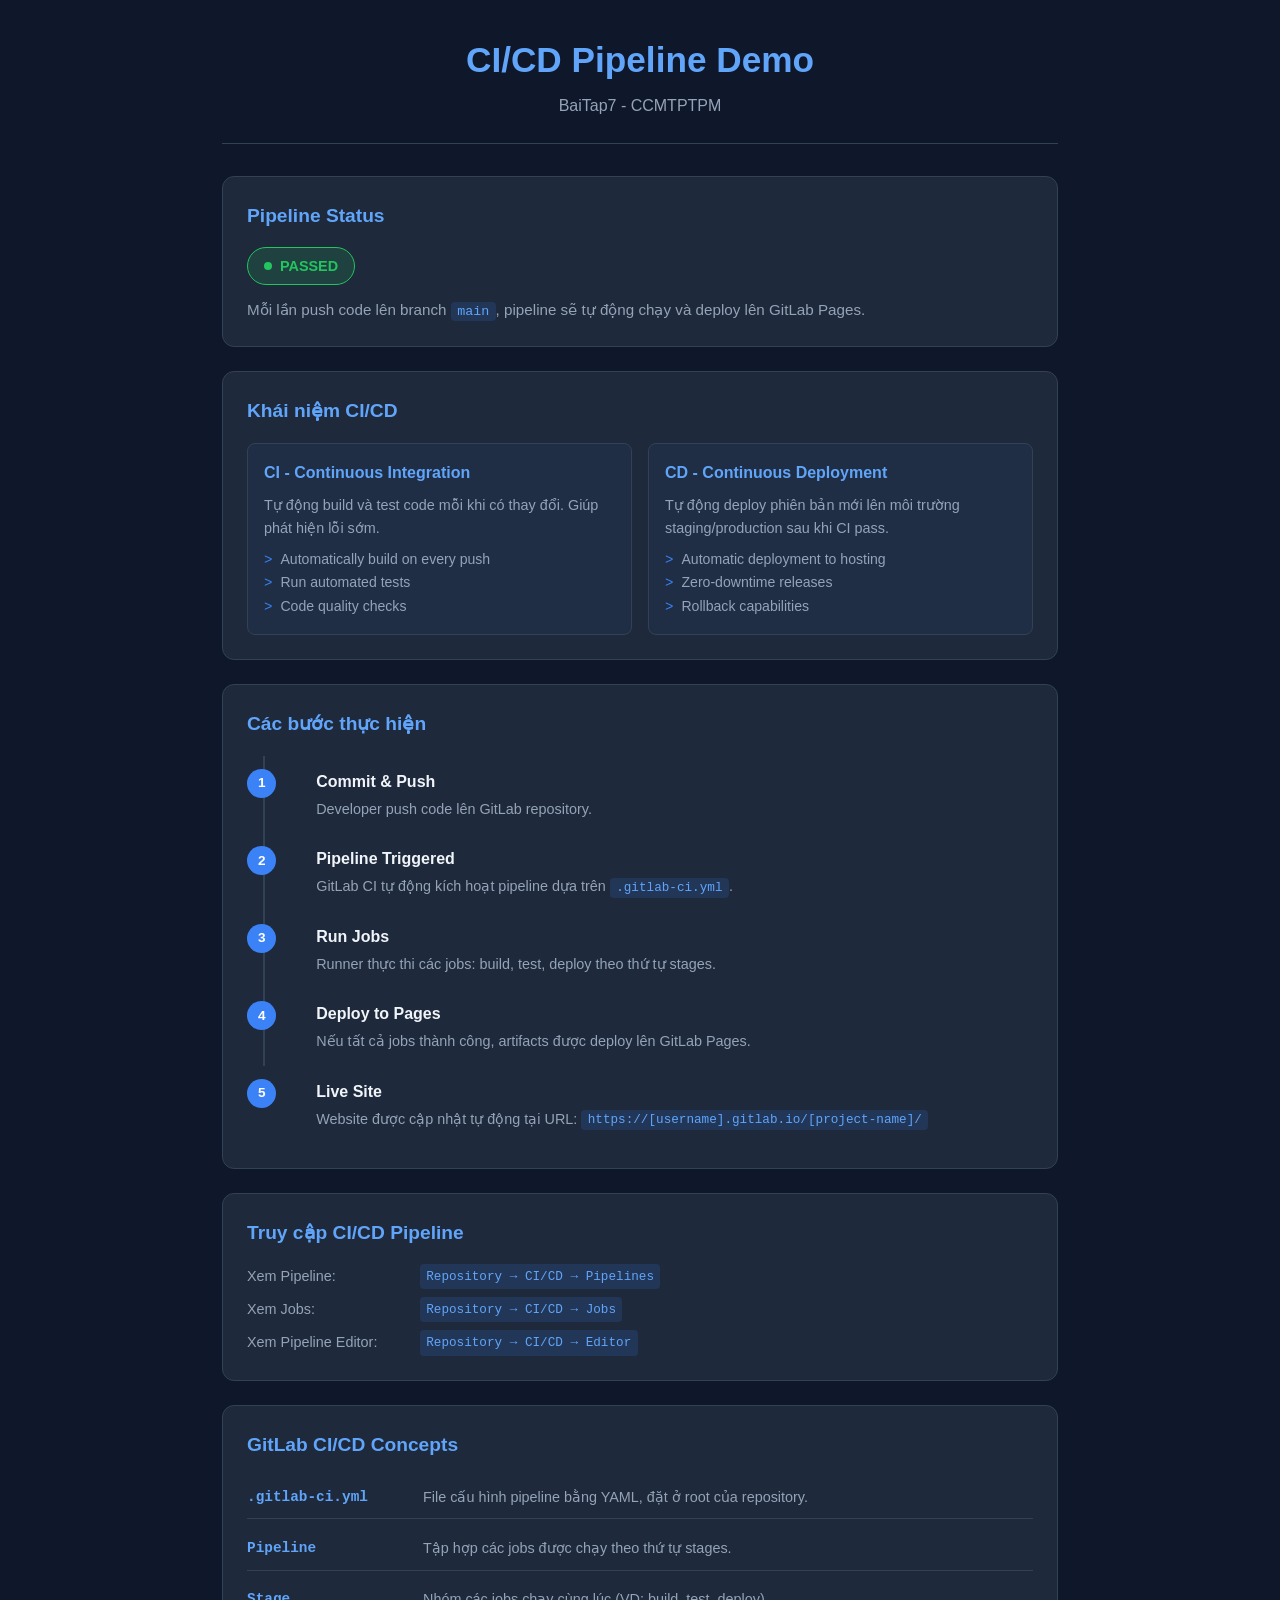
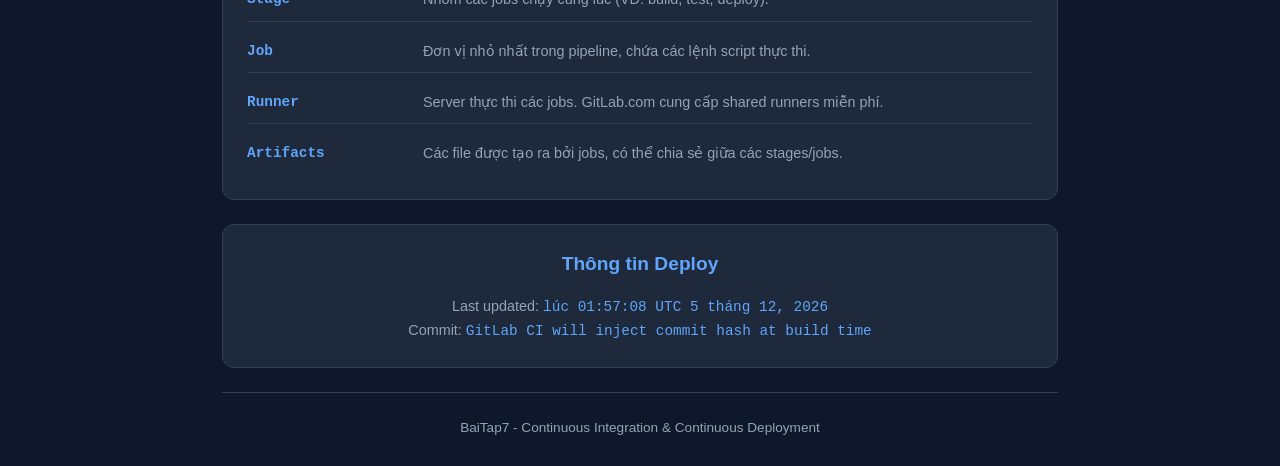
<file: bAI7/public/index.html>
<!DOCTYPE html>
<html lang="vi">
<head>
    <meta charset="UTF-8">
    <meta name="viewport" content="width=device-width, initial-scale=1.0">
    <title>CI/CD Demo - BaiTap7</title>
    <link rel="stylesheet" href="styles.css">
</head>
<body>
    <div class="container">
        <header>
            <h1>CI/CD Pipeline Demo</h1>
            <p class="subtitle">BaiTap7 - CCMTPTPM</p>
        </header>

        <main>
            <section class="info-card">
                <h2>Pipeline Status</h2>
                <div class="status-badge passed">
                    <span class="dot"></span>
                    PASSED
                </div>
                <p class="desc">Mỗi lần push code lên branch <code>main</code>, pipeline sẽ tự động chạy và deploy lên GitLab Pages.</p>
            </section>

            <section class="info-card">
                <h2>Khái niệm CI/CD</h2>
                <div class="concept-grid">
                    <div class="concept-item">
                        <h3>CI - Continuous Integration</h3>
                        <p>Tự động build và test code mỗi khi có thay đổi. Giúp phát hiện lỗi sớm.</p>
                        <ul>
                            <li>Automatically build on every push</li>
                            <li>Run automated tests</li>
                            <li>Code quality checks</li>
                        </ul>
                    </div>
                    <div class="concept-item">
                        <h3>CD - Continuous Deployment</h3>
                        <p>Tự động deploy phiên bản mới lên môi trường staging/production sau khi CI pass.</p>
                        <ul>
                            <li>Automatic deployment to hosting</li>
                            <li>Zero-downtime releases</li>
                            <li>Rollback capabilities</li>
                        </ul>
                    </div>
                </div>
            </section>

            <section class="info-card">
                <h2>Các bước thực hiện</h2>
                <ol class="step-list">
                    <li>
                        <strong>Commit & Push</strong>
                        <p>Developer push code lên GitLab repository.</p>
                    </li>
                    <li>
                        <strong>Pipeline Triggered</strong>
                        <p>GitLab CI tự động kích hoạt pipeline dựa trên <code>.gitlab-ci.yml</code>.</p>
                    </li>
                    <li>
                        <strong>Run Jobs</strong>
                        <p>Runner thực thi các jobs: build, test, deploy theo thứ tự stages.</p>
                    </li>
                    <li>
                        <strong>Deploy to Pages</strong>
                        <p>Nếu tất cả jobs thành công, artifacts được deploy lên GitLab Pages.</p>
                    </li>
                    <li>
                        <strong>Live Site</strong>
                        <p>Website được cập nhật tự động tại URL: <code>https://[username].gitlab.io/[project-name]/</code></p>
                    </li>
                </ol>
            </section>

            <section class="info-card">
                <h2>Truy cập CI/CD Pipeline</h2>
                <div class="access-guide">
                    <div class="access-item">
                        <span class="label">Xem Pipeline:</span>
                        <code>Repository → CI/CD → Pipelines</code>
                    </div>
                    <div class="access-item">
                        <span class="label">Xem Jobs:</span>
                        <code>Repository → CI/CD → Jobs</code>
                    </div>
                    <div class="access-item">
                        <span class="label">Xem Pipeline Editor:</span>
                        <code>Repository → CI/CD → Editor</code>
                    </div>
                </div>
            </section>

            <section class="info-card">
                <h2>GitLab CI/CD Concepts</h2>
                <div class="concepts-table">
                    <div class="concept-row">
                        <span class="term">.gitlab-ci.yml</span>
                        <span class="definition">File cấu hình pipeline bằng YAML, đặt ở root của repository.</span>
                    </div>
                    <div class="concept-row">
                        <span class="term">Pipeline</span>
                        <span class="definition">Tập hợp các jobs được chạy theo thứ tự stages.</span>
                    </div>
                    <div class="concept-row">
                        <span class="term">Stage</span>
                        <span class="definition">Nhóm các jobs chạy cùng lúc (VD: build, test, deploy).</span>
                    </div>
                    <div class="concept-row">
                        <span class="term">Job</span>
                        <span class="definition">Đơn vị nhỏ nhất trong pipeline, chứa các lệnh script thực thi.</span>
                    </div>
                    <div class="concept-row">
                        <span class="term">Runner</span>
                        <span class="definition">Server thực thi các jobs. GitLab.com cung cấp shared runners miễn phí.</span>
                    </div>
                    <div class="concept-row">
                        <span class="term">Artifacts</span>
                        <span class="definition">Các file được tạo ra bởi jobs, có thể chia sẻ giữa các stages/jobs.</span>
                    </div>
                </div>
            </section>

            <section class="info-card timestamp-section">
                <h2>Thông tin Deploy</h2>
                <div class="timestamp-info">
                    <p>Last updated: <span id="timestamp">-</span></p>
                    <p>Commit: <span id="commit-hash">-</span></p>
                </div>
            </section>
        </main>

        <footer>
            <p>BaiTap7 - Continuous Integration &amp; Continuous Deployment</p>
        </footer>
    </div>

    <script src="js/main.js"></script>
</body>
</html>
</file>
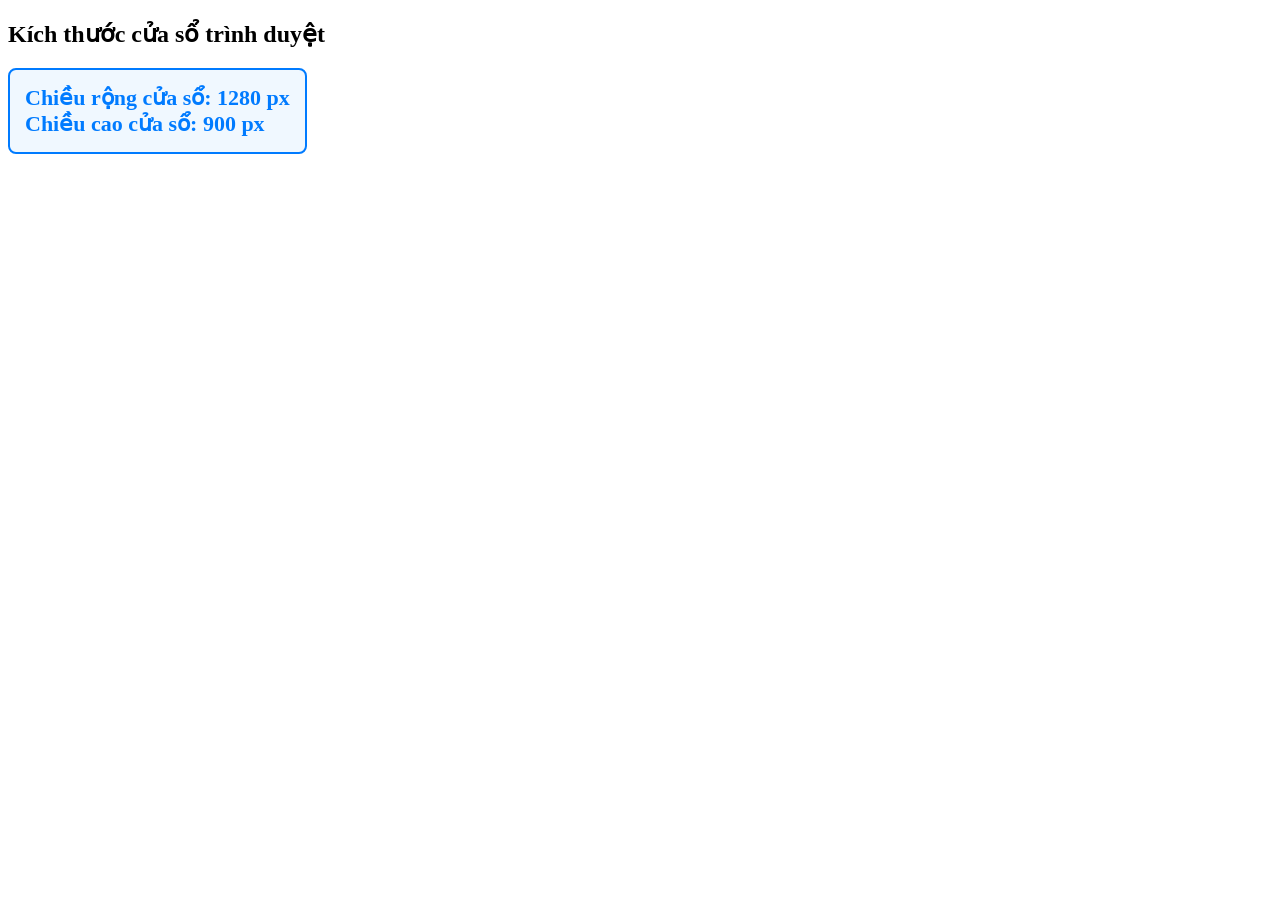
<file: Bai2/cau10.html>
<!DOCTYPE html>
<html>
<head>
    <meta charset="utf-8" />
    <title>Hiển thị kích thước cửa sổ</title>
    <style>
        #sizeDisplay {
            font-size: 22px;
            font-weight: bold;
            color: #007BFF;
            border: 2px solid #007BFF;
            padding: 15px;
            width: fit-content;
            background-color: #f0f8ff;
            border-radius: 8px;
        }
    </style>
    <script>
        function updateWindowSize() {
            const width = window.innerWidth;
            const height = window.innerHeight;
            document.getElementById("sizeDisplay").innerHTML =
                "Chiều rộng cửa sổ: " + width + " px<br>" +
                "Chiều cao cửa sổ: " + height + " px";
        }

        window.onload = updateWindowSize;
        window.onresize = updateWindowSize;
    </script>
</head>
<body>
    <h2>Kích thước cửa sổ trình duyệt</h2>
    <div id="sizeDisplay"></div>
</body>
</html>
</file>
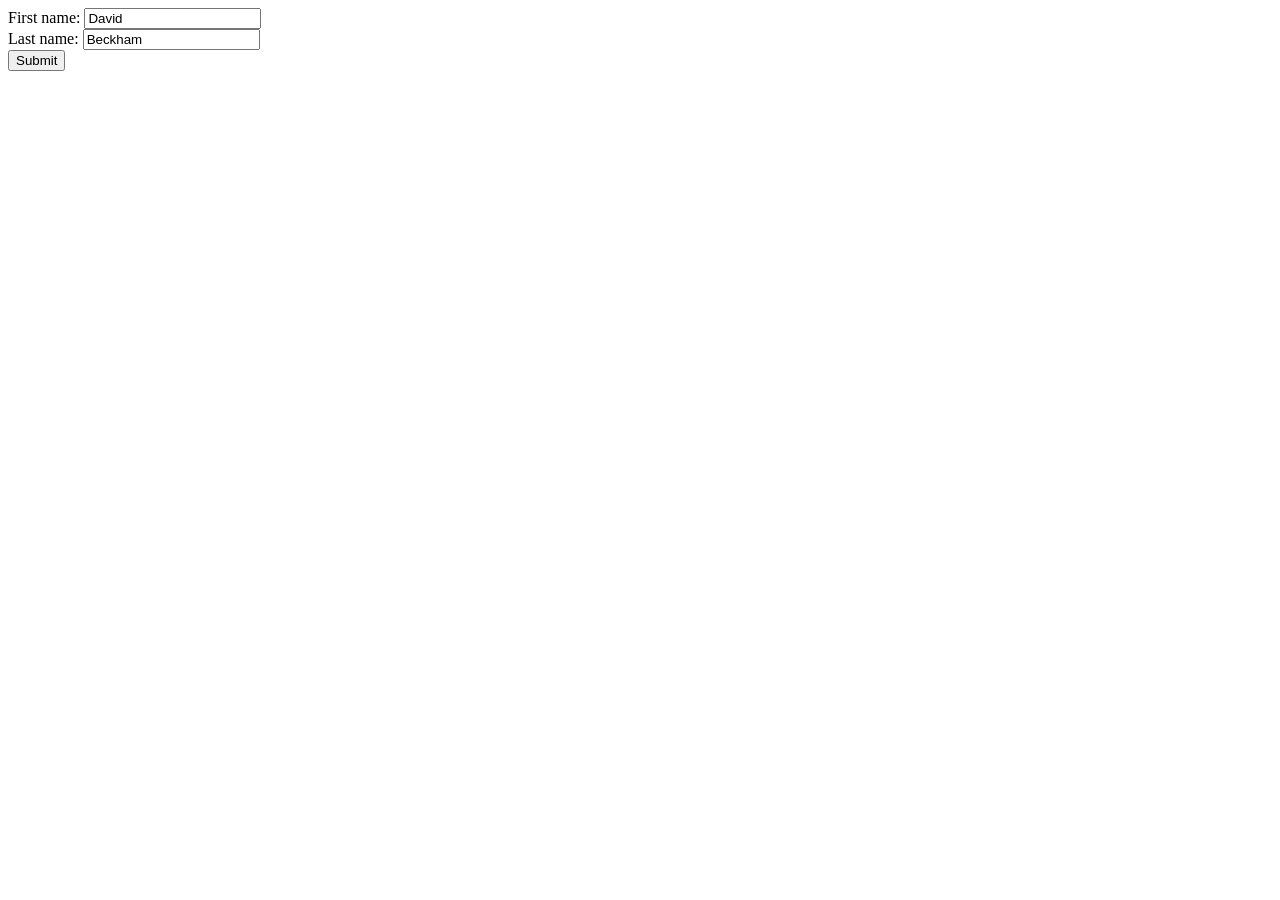
<file: Bai2/cau2.html>
<!DOCTYPE html>
<html>
<head>
    <meta charset=utf-8 />
    <title>Return first and last name from a form</title>
    <script>
        function getFormvalue() {
            // Ngăn form reload lại trang
            event.preventDefault();

            // Lấy dữ liệu từ form
            const form = document.getElementById("form1");
            const fname = form.fname.value;
            const lname = form.lname.value;

            // Hiển thị thông báo
            alert("First name: " + fname + "\nLast name: " + lname);
        }
    </script>
</head>
<body>
    <form id="form1" onsubmit="getFormvalue()">
        First name: <input type="text" name="fname" value="David"><br>
        Last name: <input type="text" name="lname" value="Beckham"><br>
        <input type="submit" value="Submit">
    </form>
</body>
</html>
</file>
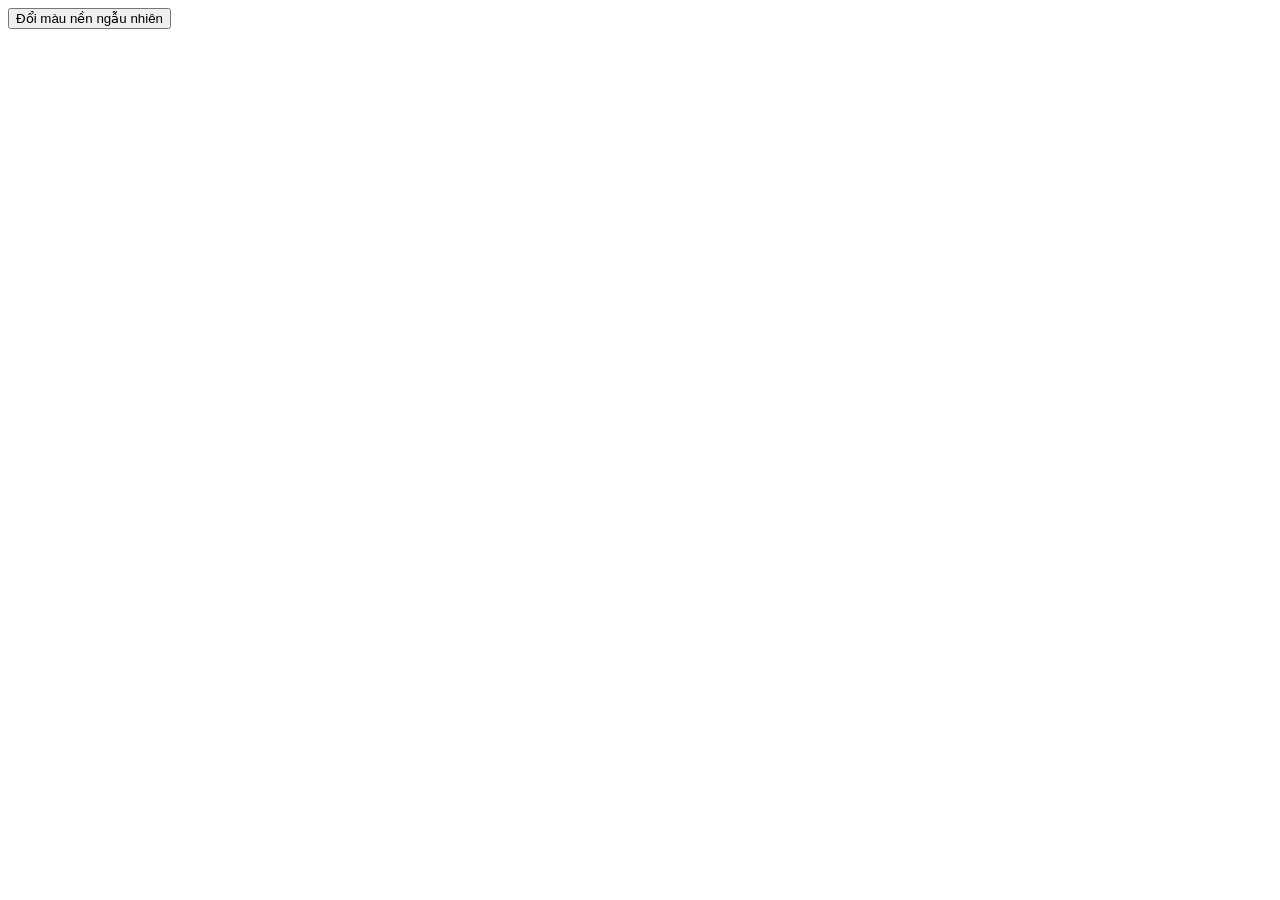
<file: Bai2/cau3.html>
<!DOCTYPE html>
<html>
<head>
    <meta charset="utf-8" />
    <title>Random Background Color</title>
    <script>
        function changeBackgroundColor() {
            // Tạo màu ngẫu nhiên dạng hex (#RRGGBB)
            const randomColor = "#" + Math.floor(Math.random()*16777215).toString(16);
            document.body.style.backgroundColor = randomColor;
        }
    </script>
</head>
<body>
    <button onclick="changeBackgroundColor()">Đổi màu nền ngẫu nhiên</button>
</body>
</html>
</file>
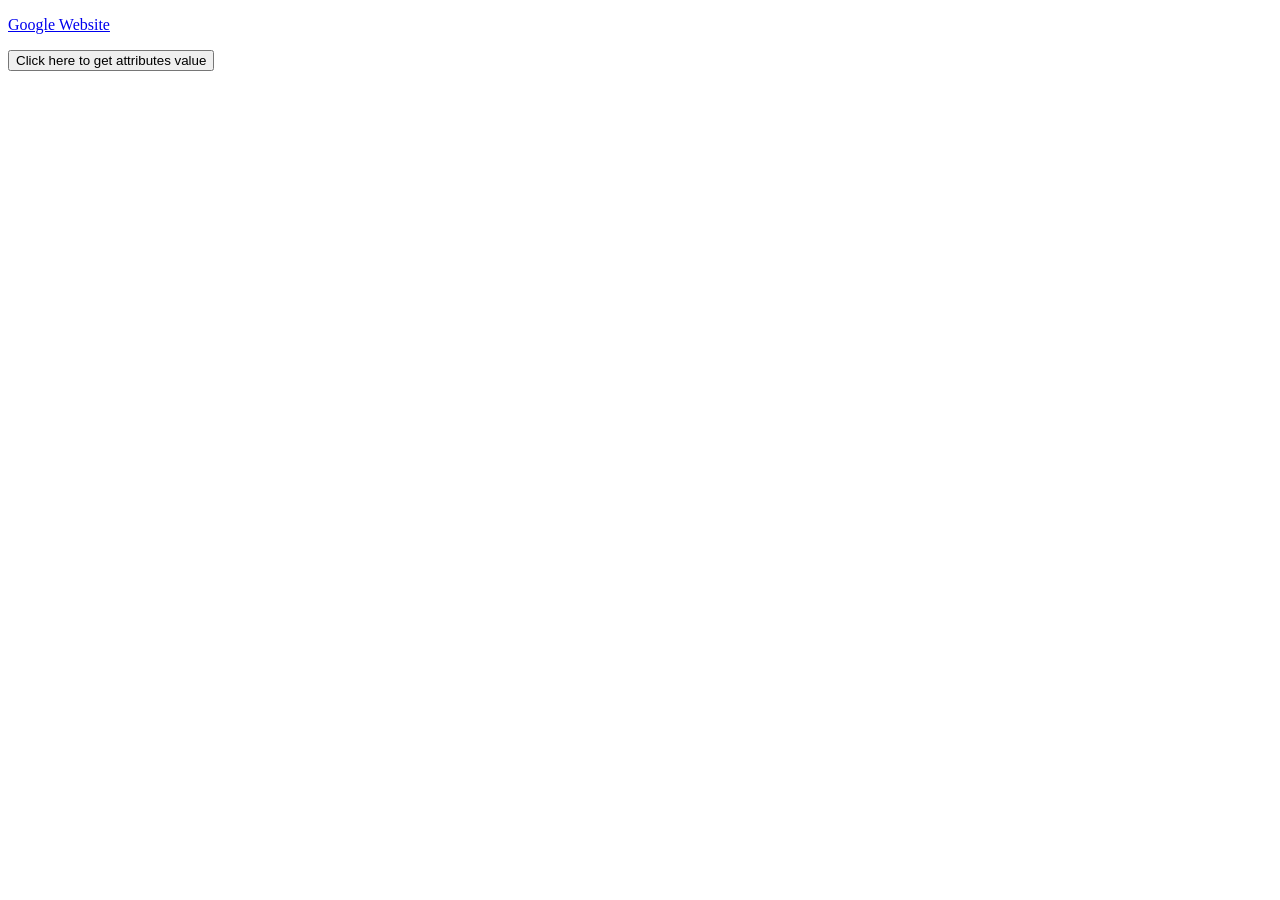
<file: Bai2/cau4.html>
<!DOCTYPE html>
<html>
<head>
    <meta charset=utf-8 />
    <title>Lấy giá trị thuộc tính từ link</title>
    <script>
        function getAttributes() {
            const link = document.getElementById("somelink");

            const hrefValue = link.getAttribute("href");
            const hreflangValue = link.getAttribute("hreflang");
            const relValue = link.getAttribute("rel");
            const targetValue = link.getAttribute("target");

            alert(
                "Href: " + hrefValue + "\n" +
                "Hreflang: " + hreflangValue + "\n" +
                "Rel: " + relValue + "\n" +
                "Target: " + targetValue
            );
        }
    </script>
</head>
<body>
    <p>
        <a id="somelink" type="text/html" hreflang="en-us" rel="nofollow" target="_self" href="http://www.google.com/">
        Google Website</a>
    </p>
    <button onclick="getAttributes()">Click here to get attributes value</button>
</body>
</html>
</file>
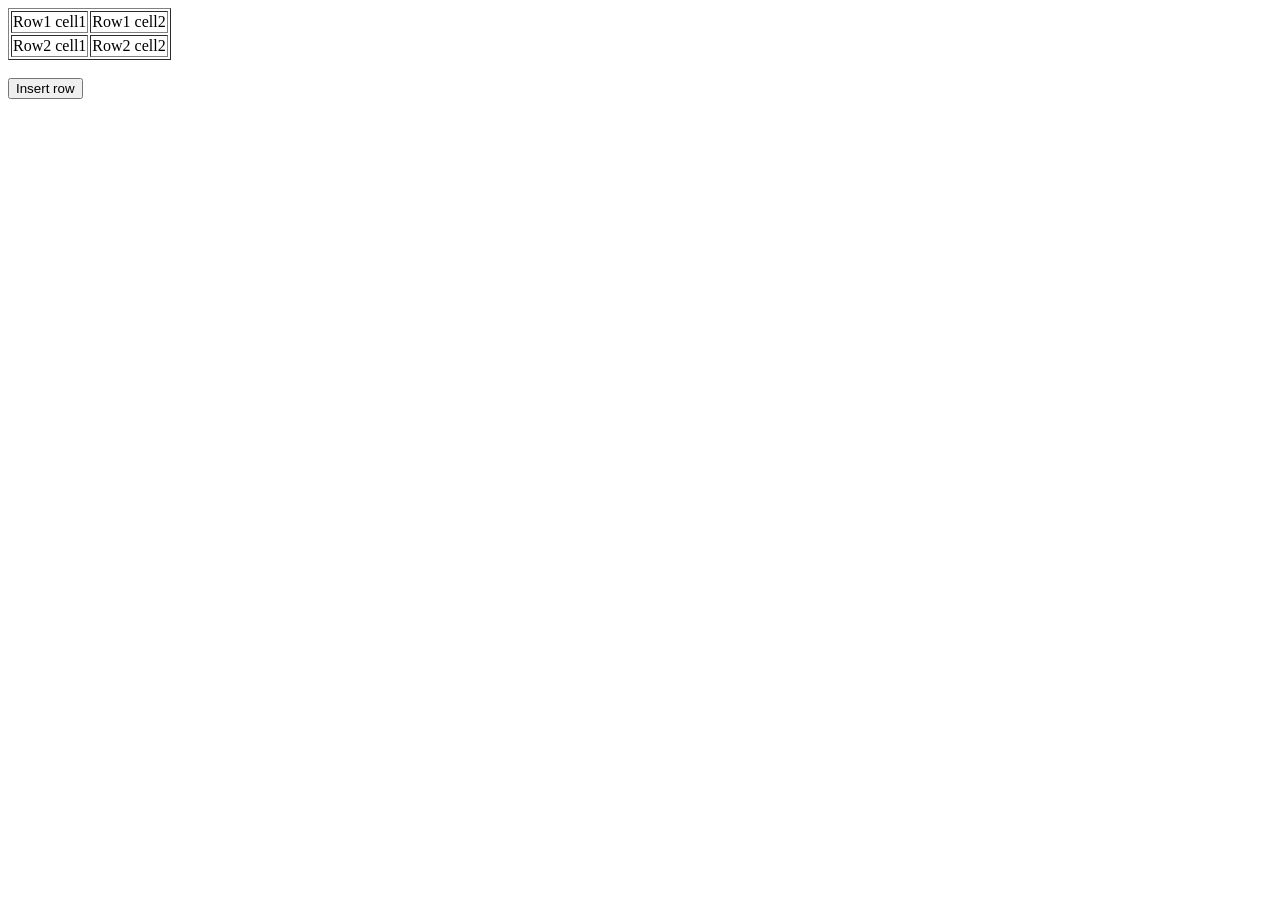
<file: Bai2/cau5.html>
<!DOCTYPE html>
<html>
<head>
    <meta charset=utf-8 />
    <title>Insert row in a table</title>
    <script>
        function insert_Row() {
            const table = document.getElementById("sampleTable");
            const maxRows = 5;

            if (table.rows.length < maxRows) {
                const newRow = table.insertRow(0);
                const cell1 = newRow.insertCell(0);
                const cell2 = newRow.insertCell(1);
                cell1.innerHTML = "New row cell1";
                cell2.innerHTML = "New row cell2";
            } else {
                alert("Bảng đã đủ 5 dòng, không thể thêm nữa!");
            }
        }
    </script>
</head>
<body>
    <table id="sampleTable" border="1">
        <tr>
            <td>Row1 cell1</td>
            <td>Row1 cell2</td>
        </tr>
        <tr>
            <td>Row2 cell1</td>
            <td>Row2 cell2</td>
        </tr>
    </table><br>
    <input type="button" onclick="insert_Row()" value="Insert row">
</body>
</html>
</file>
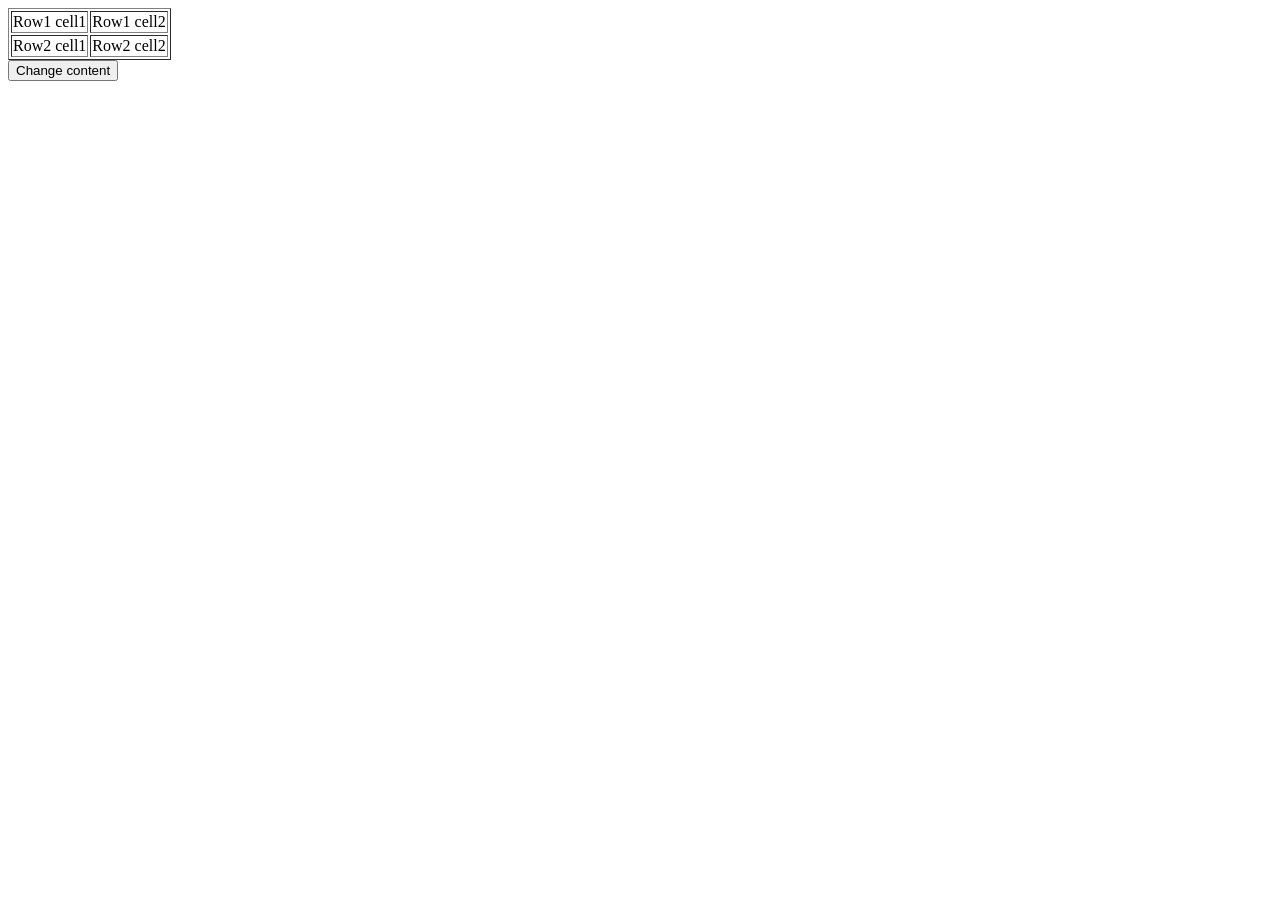
<file: Bai2/cau6.html>
<!DOCTYPE html>
<html>
<head>
    <meta charset=utf-8 />
    <title>Change the content of a cell</title>
</head>
<body>
    <table id="myTable" border="1">
        <tr>
            <td>Row1 cell1</td>
            <td>Row1 cell2</td>
        </tr>
        <tr>
            <td>Row2 cell1</td>
            <td>Row2 cell2</td>
        </tr>
    </table>
    <script>
    function changeContent() {
        const table = document.getElementById("myTable");
        // Duyệt qua từng dòng
        for (let i = 0; i < table.rows.length; i++) {
            // Duyệt qua từng ô trong dòng
            for (let j = 0; j < table.rows[i].cells.length; j++) {
                table.rows[i].cells[j].innerHTML += " Row in table";
            }
        }
    }
    </script>
    <form>
        <input type="button" onclick="changeContent()" value="Change content">
    </form>
</body>
</html>
</file>
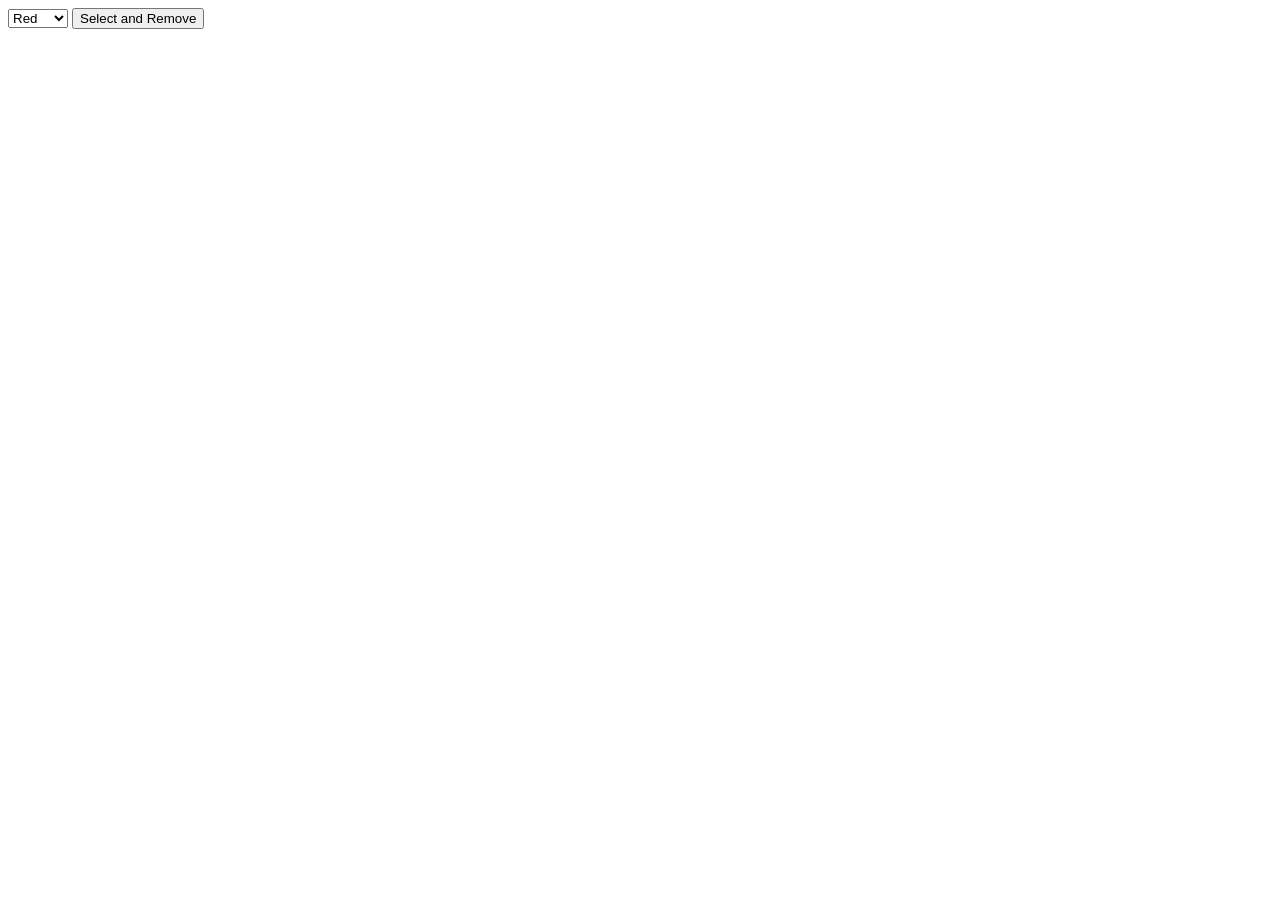
<file: Bai2/cau8.html>
<!DOCTYPE html>
<html>
<head>
    <meta charset=utf-8 />
    <title>Remove items from a dropdown list</title>
</head>
<script>
    function removecolor() {
        const select = document.getElementById("colorSelect");
        select.remove(select.selectedIndex);
    }
</script>
<body>
    <form>
        <select id="colorSelect">
            <option>Red</option>
            <option>Green</option>
            <option>White</option>
            <option>Black</option>
        </select>
        <input type="button" onclick="removecolor()" value="Select and Remove"><br>
    </form>
</body>
</html>
</file>
<file: bAI7/public/styles.css>
* {
    margin: 0;
    padding: 0;
    box-sizing: border-box;
}

:root {
    --bg-primary: #0f172a;
    --bg-card: #1e293b;
    --text-primary: #f1f5f9;
    --text-secondary: #94a3b8;
    --accent: #3b82f6;
    --accent-light: #60a5fa;
    --success: #22c55e;
    --border: #334155;
}

body {
    font-family: -apple-system, BlinkMacSystemFont, 'Segoe UI', Roboto, sans-serif;
    background-color: var(--bg-primary);
    color: var(--text-primary);
    line-height: 1.6;
    min-height: 100vh;
}

.container {
    max-width: 900px;
    margin: 0 auto;
    padding: 2rem;
}

header {
    text-align: center;
    margin-bottom: 2rem;
    padding-bottom: 1.5rem;
    border-bottom: 1px solid var(--border);
}

header h1 {
    font-size: 2.2rem;
    color: var(--accent-light);
    margin-bottom: 0.3rem;
}

header .subtitle {
    color: var(--text-secondary);
    font-size: 1rem;
}

.info-card {
    background: var(--bg-card);
    border-radius: 12px;
    padding: 1.5rem;
    margin-bottom: 1.5rem;
    border: 1px solid var(--border);
}

.info-card h2 {
    font-size: 1.2rem;
    margin-bottom: 1rem;
    color: var(--accent-light);
}

.status-badge {
    display: inline-flex;
    align-items: center;
    gap: 0.5rem;
    padding: 0.4rem 1rem;
    border-radius: 20px;
    font-weight: 700;
    font-size: 0.9rem;
    margin-bottom: 0.8rem;
}

.status-badge.passed {
    background: rgba(34, 197, 94, 0.15);
    color: var(--success);
    border: 1px solid var(--success);
}

.status-badge .dot {
    width: 8px;
    height: 8px;
    border-radius: 50%;
    background: currentColor;
    animation: pulse 2s infinite;
}

@keyframes pulse {
    0%, 100% { opacity: 1; }
    50% { opacity: 0.4; }
}

.desc {
    color: var(--text-secondary);
    font-size: 0.95rem;
}

.desc code, .info-card code {
    background: rgba(59, 130, 246, 0.15);
    color: var(--accent-light);
    padding: 0.15rem 0.4rem;
    border-radius: 4px;
    font-size: 0.88em;
}

.concept-grid {
    display: grid;
    grid-template-columns: 1fr 1fr;
    gap: 1rem;
}

.concept-item {
    background: rgba(59, 130, 246, 0.05);
    border: 1px solid var(--border);
    border-radius: 8px;
    padding: 1rem;
}

.concept-item h3 {
    font-size: 1rem;
    margin-bottom: 0.5rem;
    color: var(--accent-light);
}

.concept-item p {
    color: var(--text-secondary);
    font-size: 0.9rem;
    margin-bottom: 0.5rem;
}

.concept-item ul {
    list-style: none;
    font-size: 0.88rem;
    color: var(--text-secondary);
}

.concept-item ul li::before {
    content: ">";
    color: var(--accent);
    margin-right: 0.5rem;
    font-family: monospace;
}

.step-list {
    list-style: none;
    counter-reset: step;
}

.step-list li {
    counter-increment: step;
    padding: 0.8rem 0.8rem 0.8rem 3.2rem;
    position: relative;
    border-left: 2px solid var(--border);
    margin-left: 1rem;
}

.step-list li:last-child {
    border-left-color: transparent;
}

.step-list li::before {
    content: counter(step);
    position: absolute;
    left: -1.1rem;
    width: 1.8rem;
    height: 1.8rem;
    background: var(--accent);
    color: white;
    border-radius: 50%;
    display: flex;
    align-items: center;
    justify-content: center;
    font-size: 0.85rem;
    font-weight: 700;
}

.step-list li strong {
    color: var(--text-primary);
    display: block;
    margin-bottom: 0.2rem;
}

.step-list li p {
    color: var(--text-secondary);
    font-size: 0.9rem;
}

.access-guide {
    display: flex;
    flex-direction: column;
    gap: 0.5rem;
}

.access-item {
    display: flex;
    align-items: center;
    gap: 0.8rem;
    font-size: 0.9rem;
}

.access-item .label {
    color: var(--text-secondary);
    min-width: 160px;
}

.concepts-table {
    display: flex;
    flex-direction: column;
    gap: 0.5rem;
}

.concept-row {
    display: grid;
    grid-template-columns: 160px 1fr;
    gap: 1rem;
    padding: 0.6rem 0;
    border-bottom: 1px solid var(--border);
    font-size: 0.9rem;
}

.concept-row:last-child {
    border-bottom: none;
}

.term {
    color: var(--accent-light);
    font-family: monospace;
    font-weight: 600;
}

.definition {
    color: var(--text-secondary);
}

.timestamp-section {
    text-align: center;
}

.timestamp-info {
    font-size: 0.9rem;
    color: var(--text-secondary);
}

.timestamp-info span {
    color: var(--accent-light);
    font-family: monospace;
}

footer {
    text-align: center;
    padding-top: 1.5rem;
    border-top: 1px solid var(--border);
    color: var(--text-secondary);
    font-size: 0.85rem;
}

@media (max-width: 600px) {
    .container {
        padding: 1rem;
    }

    .concept-grid {
        grid-template-columns: 1fr;
    }

    .concept-row {
        grid-template-columns: 1fr;
        gap: 0.2rem;
    }

    .access-item {
        flex-direction: column;
        align-items: flex-start;
    }
}
</file>
